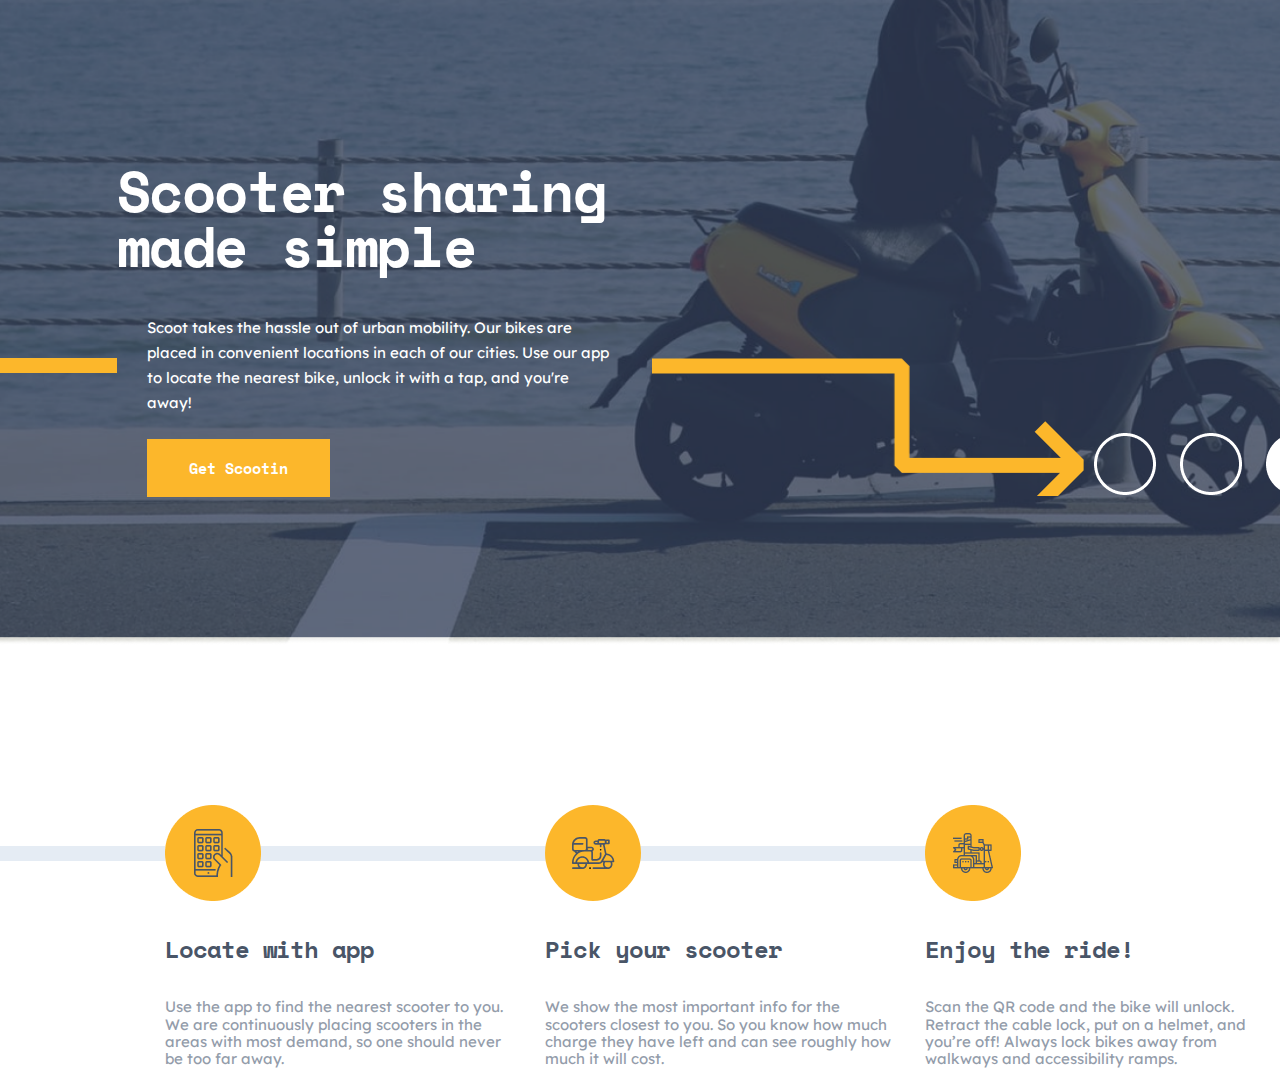
<file: index.html>
<!DOCTYPE html>
<html lang="en">
  <head>
    <meta charset="UTF-8" />
    <meta http-equiv="X-UA-Compatible" content="IE=edge" />
    <meta name="viewport" content="width=device-width, initial-scale=1.0" />
    <link rel="stylesheet" href="./style.css" />
    <link rel="preconnect" href="https://fonts.googleapis.com" />
    <link rel="preconnect" href="https://fonts.gstatic.com" crossorigin />
    <link
      href="https://fonts.googleapis.com/css2?family=Poppins:ital,wght@0,400;0,600;0,700;0,800;1,400;1,600;1,700;1,800&family=Rubik:wght@400;500;600;700&family=Space+Mono:wght@400;700&display=swap"
      rel="stylesheet"
    />
    <link rel="preconnect" href="https://fonts.googleapis.com" />
    <link rel="preconnect" href="https://fonts.gstatic.com" crossorigin />
    <link
      href="https://fonts.googleapis.com/css2?family=Lexend+Deca:wght@400;500;600;700;800&family=Poppins:ital,wght@0,400;0,600;0,700;0,800;1,400;1,600;1,700;1,800&family=Rubik:wght@400;500;600;700&family=Space+Mono:wght@400;700&display=swap"
      rel="stylesheet"
    />

    <title>SCOOT Project</title>
  </head>
  <body>
    <!-- sectiunea HERO -->

    <section class="section-hero bg--filter">
      <div class="hero__wrapper">
        <div class="container">
          <div class="hero__content-container">
            <h1 class="main-header">Scooter sharing made simple</h1>
          </div>

          <div
            class="hero__content-container hero--left-padding hero--decoration"
          >
            <p class="hero-text">
              Scoot takes the hassle out of urban mobility. Our bikes are placed
              in convenient locations in each of our cities. Use our app to
              locate the nearest bike, unlock it with a tap, and you're away!
            </p>
          </div>

          <div class="hero__content-container hero--left-padding">
            <a class="button primary-button">Get Scootin</a>
          </div>
        </div>
        <!-- hero__decoration--touch este construita pt partea de tableta -->
        <div class="hero__decoration--touch"></div>
      </div>
    </section>

    <!-- sectiunea how-it-works -->
    <!-- <div class="flex">
      <section class="section-works">
        <div class="hiw-col">
          <img src="./images/icon1.png" class="item" />

          <p class="hiw-title">Locate with app</p>
          <p class="hiw-copy block">
            Use the app to find the nearest scooter to you. We are continuously
            placing scooters in the areas with most demand, so one should never
            be too far away.
          </p>
        </div>

        <div class="hiw-col">
          <img src="./images/icon2.png" class="item" />

          <p class="hiw-title">Pick your scooter</p>
          <p class="hiw-copy">
            We show the most important info for the scooters closest to you. So
            you know how much charge they have left and can see roughly how much
            it will cost.
          </p>
        </div>

        <div class="hiw-col">
          <img src="./images/icon3.png" class="item" />
          <p class="hiw-title">Enjoy the ride</p>
          <p class="hiw-copy">
            Scan the QR code and the bike will unlock. Retract the cable lock,
            put on a helmet, and you’re off! Always lock bikes away from
            walkways and accessibility ramps.
          </p>
        </div>
      </section>
    </div> -->
    <div class="section-hiw">
      <ul class="container-hiw">
        <li class="item locate-img">
          <p class="hiw-title">Locate with app</p>

          <p class="hiw-content">
            Use the app to find the nearest scooter to you. We are continuously
            placing scooters in the areas with most demand, so one should never
            be too far away.
          </p>
        </li>

        <li class="item pick-img">
          <p class="hiw-title">Pick your scooter</p>

          <p class="hiw-content">
            We show the most important info for the scooters closest to you. So
            you know how much charge they have left and can see roughly how much
            it will cost.
          </p>
        </li>

        <li class="item ride-img">
          <p class="hiw-title">Enjoy the ride!</p>

          <p class="hiw-content">
            Scan the QR code and the bike will unlock. Retract the cable lock,
            put on a helmet, and you’re off! Always lock bikes away from
            walkways and accessibility ramps.
          </p>
        </li>
      </ul>
    </div>
  </body>
</html>
</file>
<file: style.css>
:root {
  --heading-typography: "Space Mono", monospace;
  --body-typography: "Lexend Deca", sans-serif;

  --container-width: 74rem; /*1110*/
  --container-horizontal-space: 2.1rem; /*31.5px*/

  --hero-content-max-width: 33rem /*495px*/;
  --hero-left-padding: 2rem; /*30px*/
  --hero-line-height: 1rem;

  --hero-left-decoration-spacing: 2.7rem; /*40,5px*/

  --total-space-when-is-ok: 86.7rem; /*1300px*/
  --circle-size: 6.4rem;
  --line-height: 1rem;

  --page-container-size: 85rem;
}
* {
  box-sizing: border-box;
}
html {
  font-size: 0.9375em; /*16:15px*/
  line-height: 1.66666667;
  font-family: var(--body-typography);
  font-weight: 400;
  overflow-x: hidden;
  height: 100%;
  width: 100%;
}

body {
  margin: 0;
  padding: 0;
  height: 100%;
  width: 100%;
}

h1 {
  margin: 0;
  font-size: 1rem;
}

p {
  margin: 0;
}
.page-container {
  max-width: var(--page-container-size);
  margin: 0 auto;
}
/*SECTIO-HERO*/
.container {
  max-width: var(--container-width); /*1110*/
  margin: 0 auto;
  padding: 0 var(--container-horizontal-space); /*31.5*/
}
.section-hero {
  display: flex;
  width: 100%;
  min-height: 43rem;
  align-items: center;
  position: relative;

  background-image: url("./images/hero-image.png");
  background-position: top right;
  background-repeat: no-repeat;
  background-size: cover;

  color: #ffffff;
}
.bg--filter:before {
  content: "";
  position: absolute;
  /* inset: 0; */
  background-color: rgba(47, 59, 89, 0.75);
  z-index: 0;
}
.hero__wrapper {
  z-index: 1;
  width: 100%;
}
.hero__content-container {
  max-width: var(--hero-content-max-width); /*495px*/
}

.hero__content-container:not(:first-child) {
  margin-top: 2.7rem;
}
.main-header {
  color: #fff;
  font-size: 3.7rem;
  font-family: var(--heading-typography);
  font-weight: 700;
  line-height: 1;
  letter-spacing: -0.025em;
}
.hero--left-padding {
  padding-left: var(--hero-left-padding); /*57.5px*/
}
.hero--decoration {
  position: relative;
}
.hero--decoration:before {
  /*linia simpla orizontala*/
  content: "";
  position: absolute;
  top: calc(50% - var(--hero-line-height) / 2); /*50% top -7.5px*/
  right: calc(100%);
  width: calc(
    (100vw - var(--container-width)) / 2 + var(--container-horizontal-space)
  );
  height: 1rem;
  background-color: #fcb72b;
}
.hero--decoration:after {
  /*zig zag si cercuri*/
  content: "";
  position: absolute;
  top: calc(50% - 0.5rem);
  left: 100%;
  width: calc(
    100vw - (100vw - var(--container-width)) / 2 - var(--hero-content-max-width) -
      var(--hero-left-decoration-spacing) - var(--container-horizontal-space)
  );
  height: 9.2rem;
  margin-left: var(--hero-left-decoration-spacing);
  background-image: url("./images/linie-zig.png"), url("./images/circles.png");
  background-repeat: no-repeat;
  background-position-x: min(calc(100vw - var(--total-space-when-is-ok)), 0%),
    right;
  background-position-y: top, bottom;
}
.hero__decoration--touch {
  display: none;
}
.button {
  text-decoration: none;
  font-family: "Space Mono";
  font-weight: 700;
  font-size: 1rem;
  line-height: 1.67;
  text-align: center;

  padding: 1em 2.6em;
  border-radius: 0;
  cursor: pointer;
  transition: all 0.3s;
}
.primary-button {
  background-color: #fcb72b;
  color: #ffffff;
  border: 3px solid transparent;
}

.primary-button:hover {
  background: transparent;
  color: #fcb72b;
  border: 3px solid #fcb72b;
}

/*HOW-IT-WORKS*/

.section-hiw {
  max-width: var(--page-container-size);
  margin-top: 10.67rem;
  padding-left: 11rem;
}

.container-hiw {
  width: 100%;
  display: flex;
  gap: 2rem;
  position: relative;
  list-style-type: none;
  padding: 0;
}
.container-hiw:before,
.container-hiw:after {
  content: "";
  position: absolute;
  top: calc(var(--circle-size) / 2 - var(--line-height) / 2);
  display: block;
  height: var(--line-height);
  background-color: #e5ecf4;
}

.container-hiw:before {
  left: calc(var(--circle-size) / 2);
  right: 0;
  width: calc(100% / 3 * 2 + var(--circle-size) / 2);
  background-color: #e5ecf4;
}

.container-hiw:after {
  right: 100%;
  width: calc(100vw - var(--page-container-size) / 2 - 8px);
  background-color: #e5ecf4;
}
.hiw-title {
  font-family: "Space Mono";
  font-style: normal;
  font-weight: 700;
  font-size: 1.6rem;
  line-height: 1.16rem;
  letter-spacing: -1.07143px;
  color: #495567;
  margin-bottom: 2.66rem;
}
.hiw-content {
  font-size: 1rem;
  line-height: 1.16rem;
  font-weight: 400;
  font-family: "Lexend Deca";
  color: #939caa;
}

.container-hiw .item {
  flex: 1;
  position: relative;
  padding-top: calc(1 * var(--circle-size) + 2.66rem);
}

.container-hiw .item:before {
  content: " ";
  position: absolute;
  top: 0;
  left: 0;

  display: block;
  width: var(--circle-size);
  height: var(--circle-size);
  background-size: contain;
}

.item.locate-img:before {
  background-image: url(./images/icon1.png);
}

.item.pick-img:before {
  background-image: url(./images/icon2svg.svg);
}

.item.ride-img:before {
  background-image: url(./images/icon3.png);
}

/* Media Queries for tablet */
@media only screen and (max-width: 74rem) {
  /*1110px*/
  .hero--decoration:before,
  .hero--decoration:after {
    display: none;
  }
  .hero__content-container {
    max-width: 38rem;
    text-align: center;
    margin: 0 auto;
  }
  .hero__decoration--touch {
    display: block;
    width: 100%;
    height: 9.2rem;
    margin-top: 2.7rem;
    background-image: url("./images/linie-zig.png"), url("./images/circles.png");
    background-repeat: no-repeat;
    background-position-x: min(calc(100vw - 50rem), -30%), right;
    background-position-y: top, bottom;
  }
}

/*Media Queries for smaller tablets*/
@media only screen and (max-width: 51rem) {
  /*768px*/
  .section-hiw {
    margin-top: 8rem;
    margin-left: 6.53rem;
    margin-right: 6.53rem;
    padding-left: 0;
  }

  .container-hiw {
    display: grid;
    grid-template-columns: 1fr;
    grid-template-rows: repeat(3, 1fr);
    gap: 2.67rem;
  }

  .container-hiw .item {
    padding-top: 0;
    padding-left: calc(var(--circle-size) + 5.27rem);
  }

  .container-hiw:before,
  .container-hiw:after {
    content: "";
    position: absolute;
    left: calc(var(--circle-size) / 2 - var(--line-height) / 2);

    display: block;
    width: var(--line-height);
    background-color: #e5ecf4;
  }

  .container-hiw:before {
    right: auto;
    top: -8rem;
    height: calc(8rem + var(--circle-size) / 2);
  }

  .container-hiw:after {
    right: auto;
    height: calc(
      (100% - 2 * 2.67rem) / 3 * 2 + 2 * 2.67rem + var(--circle-size) / 2
    );
    top: 0;
    z-index: -1;
  }
}

/*Media Queries for Mobile */
@media only screen and (max-width: 25rem) {
  /*375px*/
  .hero__decoration--touch {
    background-image: url("./images/linie-zig.png");
    background-position-x: min(calc(100vw - 45rem), -30%), right;
    margin-bottom: 2.3rem;
  }

  .section-hiw {
    margin-left: 0;
    margin-right: 0;
  }

  .container-hiw:before,
  .container-hiw:after {
    display: none;
  }

  .container-hiw {
    display: flex;
    flex-direction: column;
    gap: 3.2rem;
  }

  .container-hiw .item {
    display: flex;
    flex-direction: column;
    align-items: center;
    gap: 1.6rem;
    padding: 0;
  }

  .container-hiw .item:before {
    --circle-size: 3.73rem;
    position: static;
  }

  .container-hiw .title {
    font-size: 1.33rem;

    letter-spacing: -0.892857px;
  }

  .container-hiw .content {
    margin-top: 0;
  }

  .hiw-content {
    padding: 0 2rem 0 2rem;
  }
}
</file>
